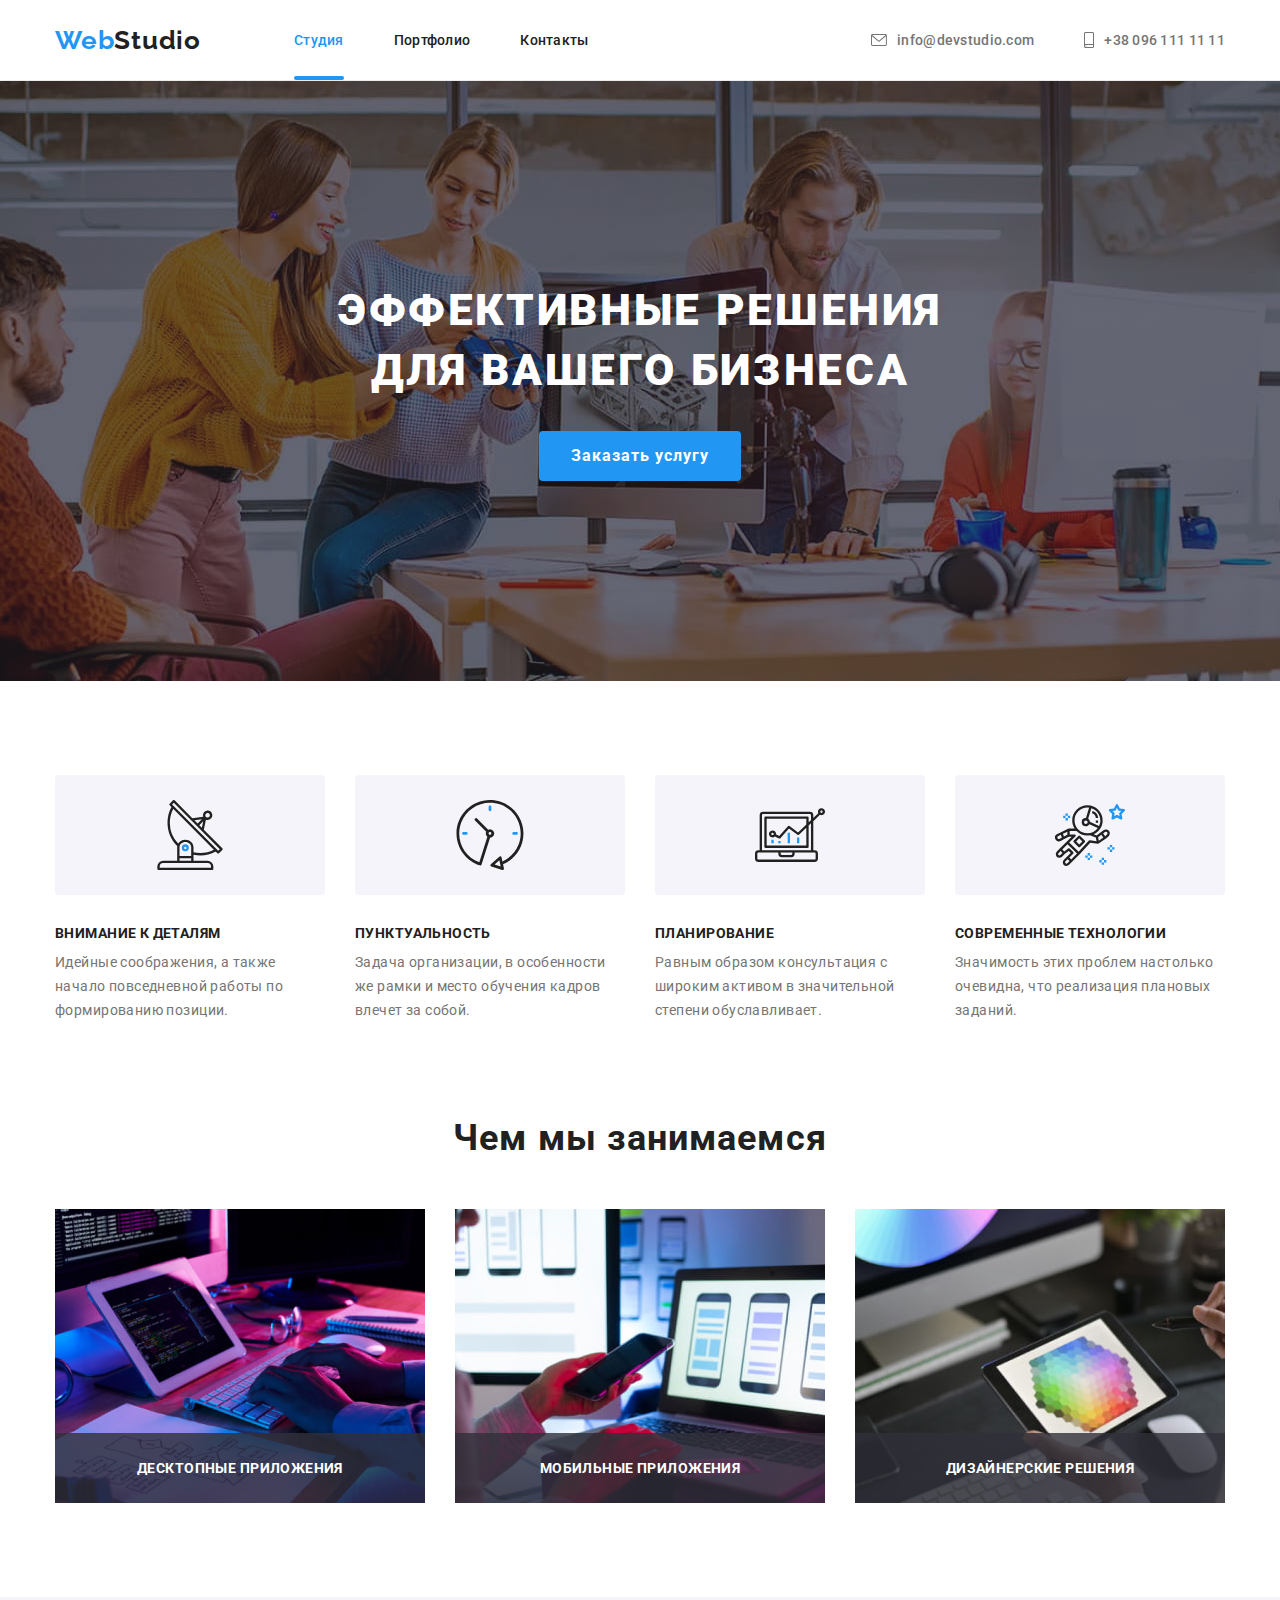
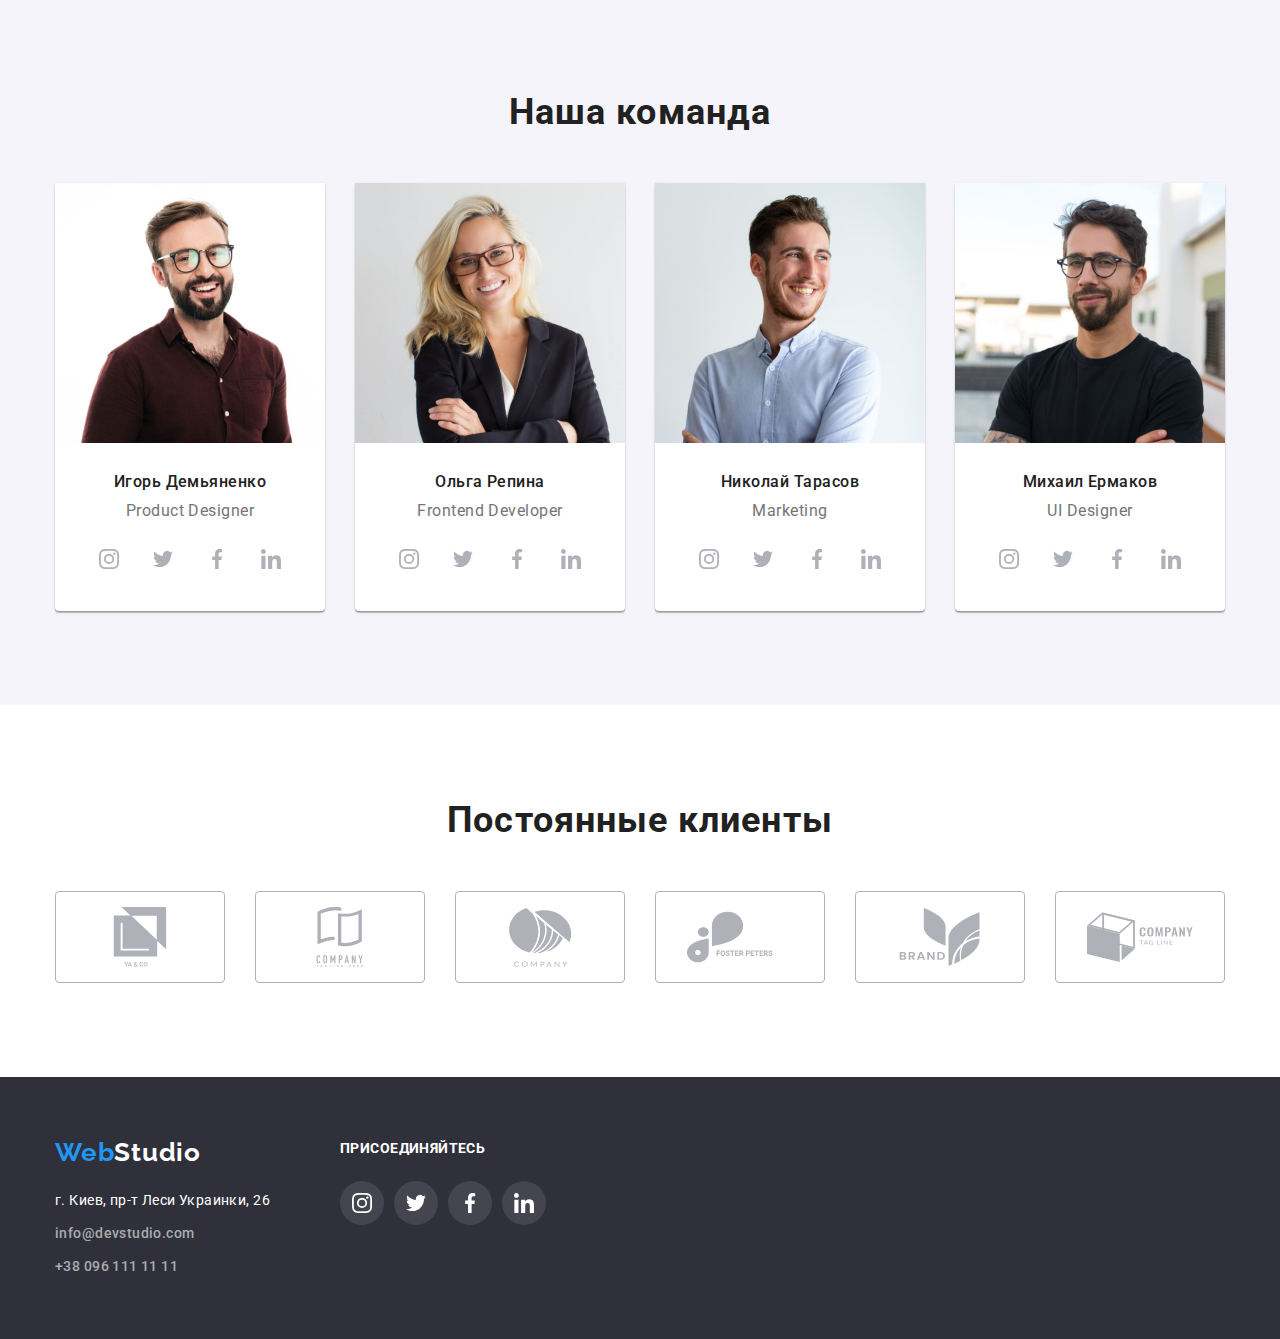
<file: index.html>
<!DOCTYPE html>
<html lang="ru">
  <head>
    <meta charset="UTF-8" />
    <meta http-equiv="X-UA-Compatible" content="IE=edge" />
    <meta name="viewport" content="width=device-width, initial-scale=1.0" />
    <title>Студия</title>
    <link rel="preconnect" href="https://fonts.gstatic.com" />
    <link
      href="https://fonts.googleapis.com/css2?family=Raleway:wght@700&family=Roboto:wght@400;500;700;900&display=swap"
      rel="stylesheet"
    />
    <link
      rel="stylesheet"
      href="https://cdnjs.cloudflare.com/ajax/libs/modern-normalize/1.0.0/modern-normalize.css"
    />
    <link rel="stylesheet" href="./css/styles.css" />
  </head>
  <body>
    <!--Шапка-->
    <header class="header">
      <div class="container header-block">
        <nav class="nav-block">
          <a href="./index.html" class="logo">
            <span class="logo-accent">Web</span>Studio</a
          >
          <ul class="site-nav list">
            <li class="item">
              <a href="./index.html" class="link current">Студия</a>
            </li>
            <li class="item">
              <a href="./portfolio.html" class="link">Портфолио</a>
            </li>
            <li class="item"><a href="#address" class="link">Контакты</a></li>
          </ul>
        </nav>

        <ul class="contact-nav list">
          <li class="item">
            <a href="mailto:info@devstudio.com" class="link">
              <svg class="contact-item" width="16" height="12">
                <use href="./images/sprite.svg#icon-mail"></use>
              </svg>
              info@devstudio.com
            </a>
          </li>
          <li class="item">
            <a href="tel:+380961111111" class="link">
              <svg class="contact-item" width="10" height="16">
                <use href="./images/sprite.svg#icon-smartphone"></use>
              </svg>
              +38 096 111 11 11
            </a>
          </li>
        </ul>
      </div>
    </header>
    <main>
      <!--Блок герой-->
      <section class="hero">
        <div class="container">
          <h1 class="hero-title">Эффективные решения для вашего бизнеса</h1>
          <button type="button" class="hero-button" data-modal-open>
            Заказать услугу
          </button>
        </div>
        <div class="backdrop is-hidden" data-modal>
          <div class="modal">
            <button
              type="button"
              class="modal-button"
              data-modal-close
            ></button>
          </div>
        </div>
      </section>
      <!--Особенности-->
      <section class="section">
        <div class="container">
          <h2 class="visually-hidden">Особенности</h2>
          <ul class="features list">
            <li class="item">
              <div class="features-item">
                <svg width="70" height="70">
                  <use href="./images/sprite.svg#icon-antenna"></use>
                </svg>
              </div>
              <h3 class="features-title">Внимание к деталям</h3>
              <p class="features-text">
                Идейные соображения, а также начало повседневной работы по
                формированию позиции.
              </p>
            </li>
            <li class="item">
              <div class="features-item">
                <svg width="70" height="70">
                  <use href="./images/sprite.svg#icon-clock"></use>
                </svg>
              </div>
              <h3 class="features-title">Пунктуальность</h3>
              <p class="features-text">
                Задача организации, в особенности же рамки и место обучения
                кадров влечет за собой.
              </p>
            </li>
            <li class="item">
              <div class="features-item">
                <svg width="70" height="70">
                  <use href="./images/sprite.svg#icon-diagram"></use>
                </svg>
              </div>
              <h3 class="features-title">Планирование</h3>
              <p class="features-text">
                Равным образом консультация с широким активом в значительной
                степени обуславливает.
              </p>
            </li>
            <li class="item">
              <div class="features-item">
                <svg width="70" height="70">
                  <use href="./images/sprite.svg#icon-astronaut"></use>
                </svg>
              </div>
              <h3 class="features-title">Современные технологии</h3>
              <p class="features-text">
                Значимость этих проблем настолько очевидна, что реализация
                плановых заданий.
              </p>
            </li>
          </ul>
        </div>
      </section>
      <!--Чем мы занимаемся-->
      <section class="section work">
        <div class="container">
          <h2 class="section-title">Чем мы занимаемся</h2>
          <ul class="list foto-box">
            <li class="item">
              <img
                src="./images/box1.jpg"
                alt="програмист за офисным столом"
                width="370"
              />
              <div class="work-name">
                <p>Десктопные приложения</p>
              </div>
            </li>
            <li class="item">
              <img
                src="./images/box2.jpg"
                alt="создание интерфейса для мобильного устройства"
                width="370"
              />
              <div class="work-name">
                <p>Мобильные приложения</p>
              </div>
            </li>
            <li class="item">
              <img
                src="./images/box3.jpg"
                alt="выбор цвета художником вебдизайнером на графическом планшете"
                width="370"
              />
              <div class="work-name">
                <p>Дизайнерские решения</p>
              </div>
            </li>
          </ul>
        </div>
      </section>
      <!--Команда-->
      <section class="section team">
        <div class="container">
          <h2 class="section-title">Наша команда</h2>
          <ul class="list team-box">
            <li class="item">
              <img
                class="img"
                src="./images/fotoigor.jpg"
                alt="Фото Игоря Демьяненко"
                width="270"
              />
              <div class="name-wrapper">
                <h3 class="name">Игорь Демьяненко</h3>
                <p class="profession">Product Designer</p>
                <ul class="list socnetwork">
                  <li>
                    <a href="" aria-label="Instagram">
                      <svg width="20" height="20">
                        <use href="./images/sprite.svg#icon-instagram"></use>
                      </svg>
                    </a>
                  </li>
                  <li>
                    <a href="" aria-label="Twitter">
                      <svg width="20" height="20">
                        <use href="./images/sprite.svg#icon-twitter"></use>
                      </svg>
                    </a>
                  </li>
                  <li>
                    <a href="" aria-label="Facebook">
                      <svg width="20" height="20">
                        <use href="./images/sprite.svg#icon-facebook"></use>
                      </svg>
                    </a>
                  </li>
                  <li>
                    <a href="" aria-label="LinkedIn">
                      <svg width="20" height="20">
                        <use href="./images/sprite.svg#icon-linkedin"></use>
                      </svg>
                    </a>
                  </li>
                </ul>
              </div>
            </li>
            <li class="item">
              <img
                class="img"
                src="./images/fotoolga.jpg"
                alt="Фото Ольга Репина"
                width="270"
              />
              <div class="name-wrapper">
                <h3 class="name">Ольга Репина</h3>
                <p class="profession">Frontend Developer</p>
                <ul class="list socnetwork">
                  <li>
                    <a href="" aria-label="Instagram">
                      <svg width="20" height="20">
                        <use href="./images/sprite.svg#icon-instagram"></use>
                      </svg>
                    </a>
                  </li>
                  <li>
                    <a href="" aria-label="Twitter">
                      <svg width="20" height="20">
                        <use href="./images/sprite.svg#icon-twitter"></use>
                      </svg>
                    </a>
                  </li>
                  <li>
                    <a href="" aria-label="Facebook">
                      <svg width="20" height="20">
                        <use href="./images/sprite.svg#icon-facebook"></use>
                      </svg>
                    </a>
                  </li>
                  <li>
                    <a href="" aria-label="LinkedIn">
                      <svg width="20" height="20">
                        <use href="./images/sprite.svg#icon-linkedin"></use>
                      </svg>
                    </a>
                  </li>
                </ul>
              </div>
            </li>
            <li class="item">
              <img
                class="img"
                src="./images/fotonikolai.jpg"
                alt="Фото Николай Тарасов"
                width="270"
              />
              <div class="name-wrapper">
                <h3 class="name">Николай Тарасов</h3>
                <p class="profession">Marketing</p>
                <ul class="list socnetwork">
                  <li>
                    <a href="" aria-label="Instagram">
                      <svg width="20" height="20">
                        <use href="./images/sprite.svg#icon-instagram"></use>
                      </svg>
                    </a>
                  </li>
                  <li>
                    <a href="" aria-label="Twitter">
                      <svg width="20" height="20">
                        <use href="./images/sprite.svg#icon-twitter"></use>
                      </svg>
                    </a>
                  </li>
                  <li>
                    <a href="" aria-label="Facebook">
                      <svg width="20" height="20">
                        <use href="./images/sprite.svg#icon-facebook"></use>
                      </svg>
                    </a>
                  </li>
                  <li>
                    <a href="" aria-label="LinkedIn">
                      <svg width="20" height="20">
                        <use href="./images/sprite.svg#icon-linkedin"></use>
                      </svg>
                    </a>
                  </li>
                </ul>
              </div>
            </li>
            <li class="item">
              <img
                class="img"
                src="./images/fotomihael.jpg"
                alt="Фото Михаил Ермаков"
                width="270"
              />
              <div class="name-wrapper">
                <h3 class="name">Михаил Ермаков</h3>
                <p class="profession">UI Designer</p>
                <ul class="list socnetwork">
                  <li>
                    <a href="" aria-label="Instagram">
                      <svg width="20" height="20">
                        <use href="./images/sprite.svg#icon-instagram"></use>
                      </svg>
                    </a>
                  </li>
                  <li>
                    <a href="" aria-label="Twitter">
                      <svg width="20" height="20">
                        <use href="./images/sprite.svg#icon-twitter"></use>
                      </svg>
                    </a>
                  </li>
                  <li>
                    <a href="" aria-label="Facebook">
                      <svg width="20" height="20">
                        <use href="./images/sprite.svg#icon-facebook"></use>
                      </svg>
                    </a>
                  </li>
                  <li>
                    <a href="" aria-label="LinkedIn">
                      <svg width="20" height="20">
                        <use href="./images/sprite.svg#icon-linkedin"></use>
                      </svg>
                    </a>
                  </li>
                </ul>
              </div>
            </li>
          </ul>
        </div>
      </section>
      <!-- Клиенты -->
      <section class="section clients">
        <div class="container">
          <h2 class="section-title">Постоянные клиенты</h2>
          <ul class="list clients-box">
            <li class="item">
              <a href="" aria-label="YA & CO Link">
                <svg width="106" height="60">
                  <use href="./images/sprite.svg#icon-client-1"></use>
                </svg>
              </a>
            </li>
            <li class="item">
              <a href="" aria-label="Tagline here Link">
                <svg width="106" height="60">
                  <use href="./images/sprite.svg#icon-client-2"></use>
                </svg>
              </a>
            </li>
            <li class="item">
              <a href="" aria-label="Company Link">
                <svg width="106" height="60">
                  <use href="./images/sprite.svg#icon-client-3"></use>
                </svg>
              </a>
            </li>
            <li class="item">
              <a href="" aria-label="FOSTER PETERS Link">
                <svg width="106" height="60">
                  <use href="./images/sprite.svg#icon-client-4"></use>
                </svg>
              </a>
            </li>
            <li class="item">
              <a href="" aria-label="Brand Link">
                <svg width="106" height="60">
                  <use href="./images/sprite.svg#icon-client-5"></use>
                </svg>
              </a>
            </li>
            <li class="item">
              <a href="" aria-label="Tagline Link">
                <svg width="106" height="60">
                  <use href="./images/sprite.svg#icon-client-6"></use>
                </svg>
              </a>
            </li>
          </ul>
        </div>
      </section>
    </main>
    <!--Футер-->
    <footer id="address" class="footer">
      <div class="container">
        <div>
          <a href="./index.html" class="logo footer-logo"
            ><span class="logo-accent">Web</span>Studio</a
          >
          <address class="address">
            г. Киев, пр-т Леси Украинки, 26
            <ul class="footer-list list">
              <li class="item">
                <a href="mailto:info@devstudio.com" class="link">
                  info@devstudio.com
                </a>
              </li>
              <li class="item">
                <a href="tel:+380961111111" class="link">+38 096 111 11 11</a>
              </li>
            </ul>
          </address>
        </div>
        <div class="footer-network">
          <b class="footer-title">присоединяйтесь</b>
          <ul class="list">
            <li class="item">
              <a href="" aria-label="Instagram">
                <svg width="20" height="20">
                  <use href="./images/sprite.svg#icon-instagram"></use>
                </svg>
              </a>
            </li>
            <li class="item">
              <a href="" aria-label="Twitter">
                <svg width="20" height="20">
                  <use href="./images/sprite.svg#icon-twitter"></use>
                </svg>
              </a>
            </li>
            <li class="item">
              <a href="" aria-label="Facebook">
                <svg width="20" height="20">
                  <use href="./images/sprite.svg#icon-facebook"></use>
                </svg>
              </a>
            </li>
            <li class="item">
              <a href="" aria-label="LinkedIn">
                <svg width="20" height="20">
                  <use href="./images/sprite.svg#icon-linkedin"></use>
                </svg>
              </a>
            </li>
          </ul>
        </div>
      </div>
    </footer>
    <script src="./js/modal.js"></script>
  </body>
</html>
</file>
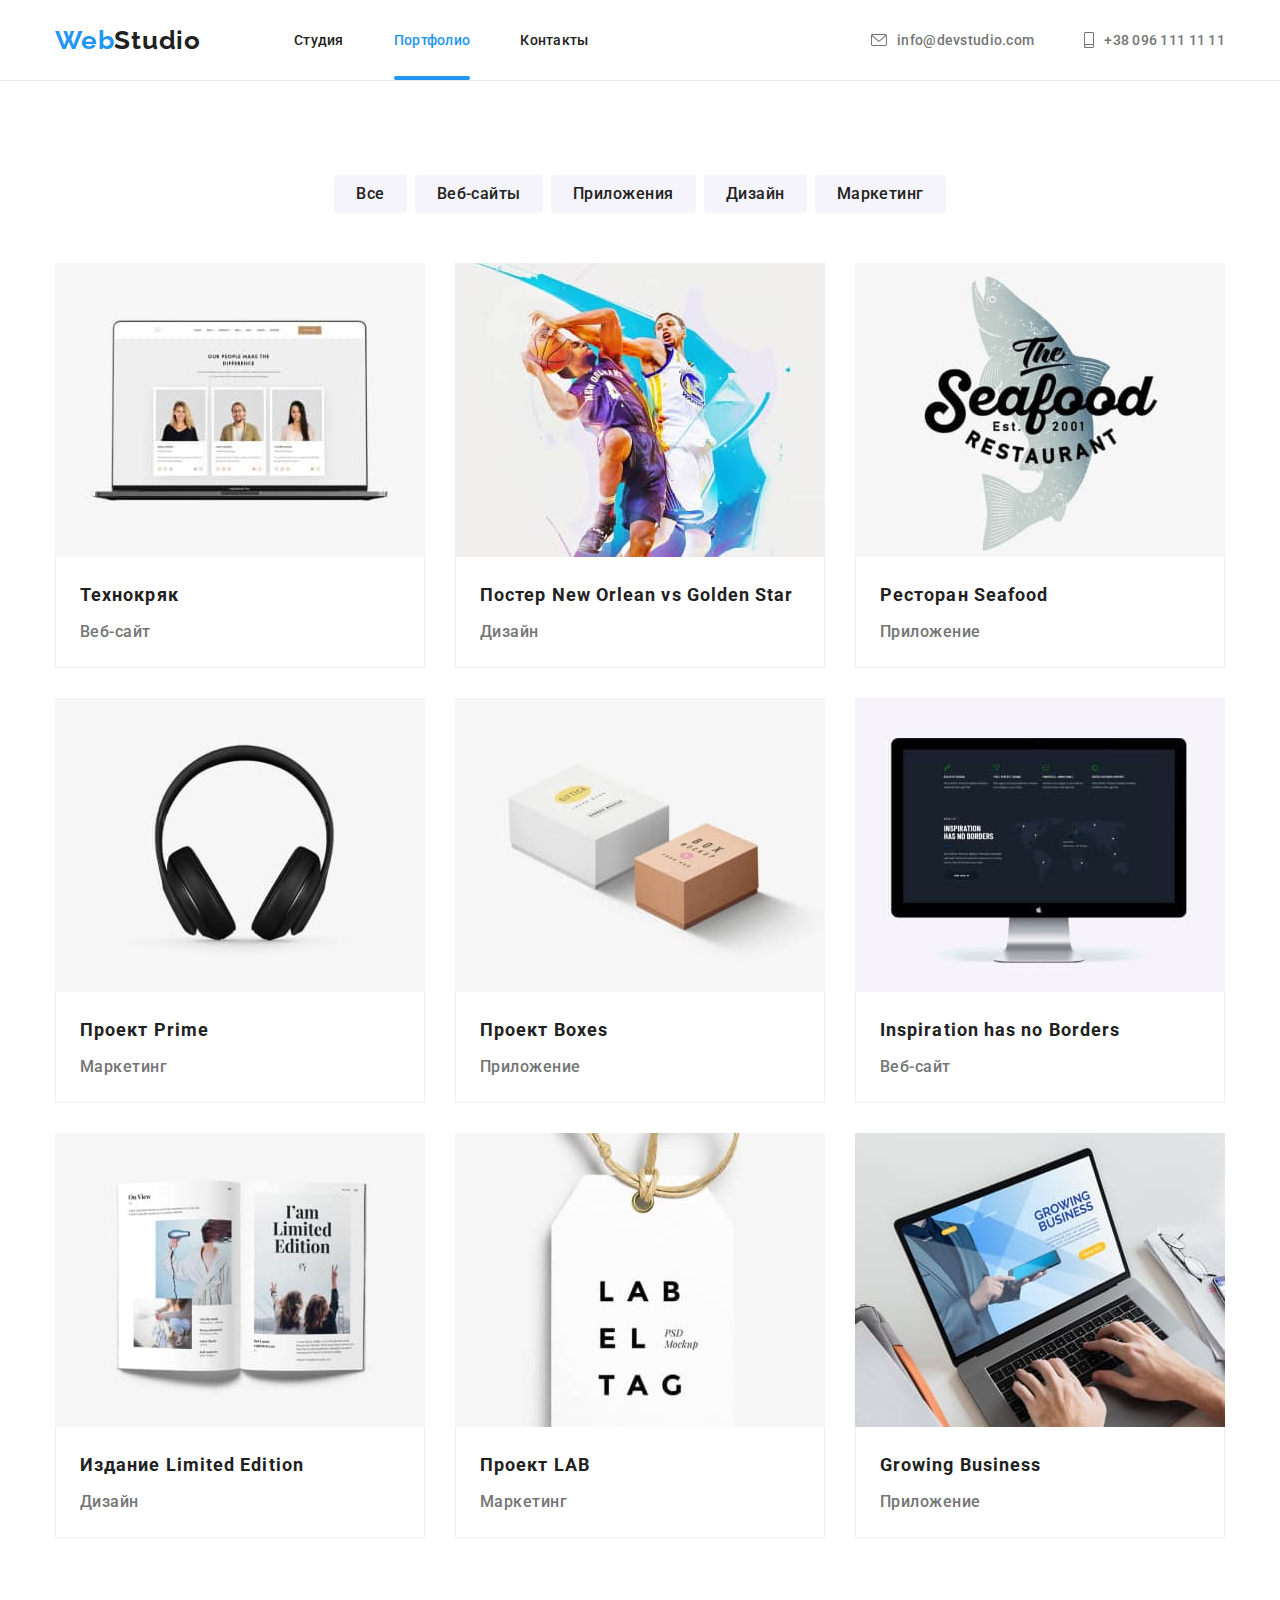
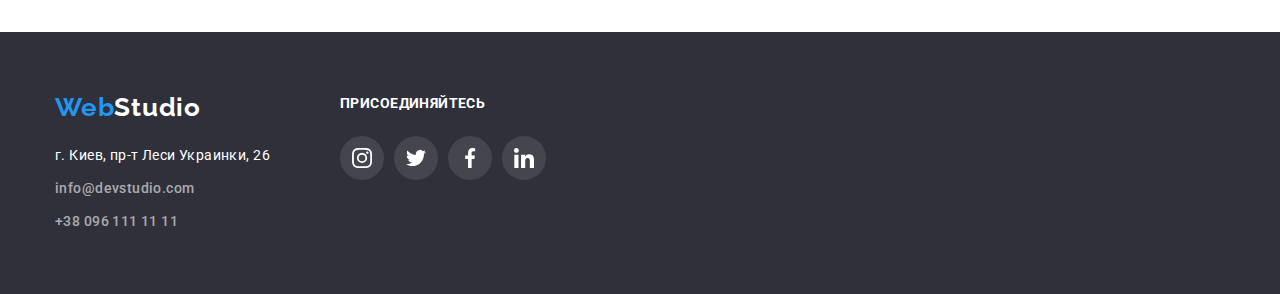
<file: portfolio.html>
<!DOCTYPE html>
<html lang="ru">
  <head>
    <meta charset="UTF-8" />
    <meta http-equiv="X-UA-Compatible" content="IE=edge" />
    <meta name="viewport" content="width=device-width, initial-scale=1.0" />
    <title>Портфолио</title>
    <link rel="preconnect" href="https://fonts.gstatic.com" />
    <link
      href="https://fonts.googleapis.com/css2?family=Raleway:wght@700&family=Roboto:wght@400;500;700;900&display=swap"
      rel="stylesheet"
    />
    <link
      rel="stylesheet"
      href="https://cdnjs.cloudflare.com/ajax/libs/modern-normalize/1.0.0/modern-normalize.css"
    />
    <link rel="stylesheet" href="./css/styles.css" />
  </head>
  <body>
    <header class="header">
      <div class="container header-block">
        <nav class="nav-block">
          <a href="./index.html" class="logo">
            <span class="logo-accent">Web</span>Studio</a
          >
          <ul class="site-nav list">
            <li class="item">
              <a href="./index.html" class="link">Студия</a>
            </li>
            <li class="item">
              <a href="./portfolio.html" class="link current">Портфолио</a>
            </li>
            <li class="item"><a href="#address" class="link">Контакты</a></li>
          </ul>
        </nav>

        <ul class="contact-nav list">
          <li class="item">
            <a href="mailto:info@devstudio.com" class="link">
              <svg class="contact-item" width="16" height="12">
                <use href="./images/sprite.svg#icon-mail"></use>
              </svg>
              info@devstudio.com
            </a>
          </li>
          <li class="item">
            <a href="tel:+380961111111" class="link">
              <svg class="contact-item" width="10" height="16">
                <use href="./images/sprite.svg#icon-smartphone"></use>
              </svg>
              +38 096 111 11 11
            </a>
          </li>
        </ul>
      </div>
    </header>
    <main>
      <section class="section">
        <div class="container">
          <ul class="list button-project">
            <li class="item">
              <button type="button" class="button">Все</button>
            </li>
            <li class="item">
              <button type="button" class="button">Веб-сайты</button>
            </li>
            <li class="item">
              <button type="button" class="button">Приложения</button>
            </li>
            <li class="item">
              <button type="button" class="button">Дизайн</button>
            </li>
            <li class="item">
              <button type="button" class="button">Маркетинг</button>
            </li>
          </ul>
          <h1 class="visually-hidden">Портфолио работ</h1>
          <div class="project">
            <ul class="list project-list">
              <li class="item">
                <a href="" class="project-link">
                  <div class="project-overlay">
                    <img
                      class="img"
                      src="./images/img1.jpg"
                      alt="Фото сайта Технокряк"
                      width="370"
                    />
                    <div class="overlay">
                      <p>
                        Технокряк это современная площадка распространения
                        коронавируса. Компании используют эту платформу для
                        цифрового шпионажа и атак на защищённые сервера
                        конкурентов.
                      </p>
                    </div>
                  </div>
                  <div class="project-box">
                    <h2 class="project-name">Технокряк</h2>
                    <p class="project-type">Веб-сайт</p>
                  </div>
                </a>
              </li>
              <li class="item">
                <a href="" class="project-link">
                  <div class="project-overlay">
                    <img
                      class="img"
                      src="./images/img2.jpg"
                      alt="Постер New Orlean vs Golden Star"
                      width="370"
                    />
                    <div class="overlay">
                      <p>
                        Технокряк это современная площадка распространения
                        коронавируса. Компании используют эту платформу для
                        цифрового шпионажа и атак на защищённые сервера
                        конкурентов.
                      </p>
                    </div>
                  </div>
                  <div class="project-box">
                    <h2 class="project-name">
                      Постер New Orlean vs Golden Star
                    </h2>
                    <p class="project-type">Дизайн</p>
                  </div>
                </a>
              </li>
              <li class="item">
                <a href="" class="project-link">
                  <div class="project-overlay">
                    <img
                      class="img"
                      src="./images/img3.jpg"
                      alt="Логотип ресторана Seafood"
                      width="370"
                    />
                    <div class="overlay">
                      <p>
                        Технокряк это современная площадка распространения
                        коронавируса. Компании используют эту платформу для
                        цифрового шпионажа и атак на защищённые сервера
                        конкурентов.
                      </p>
                    </div>
                  </div>
                  <div class="project-box">
                    <h2 class="project-name">Ресторан Seafood</h2>
                    <p class="project-type">Приложение</p>
                  </div>
                </a>
              </li>
              <li class="item">
                <a href="" class="project-link">
                  <div class="project-overlay">
                    <img
                      class="img"
                      src="./images/img4.jpg"
                      alt="Фото наушников"
                      width="370"
                    />
                    <div class="overlay">
                      <p>
                        Технокряк это современная площадка распространения
                        коронавируса. Компании используют эту платформу для
                        цифрового шпионажа и атак на защищённые сервера
                        конкурентов.
                      </p>
                    </div>
                  </div>
                  <div class="project-box">
                    <h2 class="project-name">Проект Prime</h2>
                    <p class="project-type">Маркетинг</p>
                  </div>
                </a>
              </li>
              <li class="item">
                <a href="" class="project-link">
                  <div class="project-overlay">
                    <img
                      class="img"
                      src="./images/img5.jpg"
                      alt="Фото двух коробок"
                      width="370"
                    />
                    <div class="overlay">
                      <p>
                        Технокряк это современная площадка распространения
                        коронавируса. Компании используют эту платформу для
                        цифрового шпионажа и атак на защищённые сервера
                        конкурентов.
                      </p>
                    </div>
                  </div>
                  <div class="project-box">
                    <h2 class="project-name">Проект Boxes</h2>
                    <p class="project-type">Приложение</p>
                  </div>
                </a>
              </li>
              <li class="item">
                <a href="" class="project-link">
                  <div class="project-overlay">
                    <img
                      class="img"
                      src="./images/img6.jpg"
                      alt="фото главной страницы сайта"
                      width="370"
                    />
                    <div class="overlay">
                      <p>
                        Технокряк это современная площадка распространения
                        коронавируса. Компании используют эту платформу для
                        цифрового шпионажа и атак на защищённые сервера
                        конкурентов.
                      </p>
                    </div>
                  </div>
                  <div class="project-box">
                    <h2 class="project-name">Inspiration has no Borders</h2>
                    <p class="project-type">Веб-сайт</p>
                  </div>
                </a>
              </li>
              <li class="item">
                <a href="" class="project-link">
                  <div class="project-overlay">
                    <img
                      class="img"
                      src="./images/img7.jpg"
                      alt="Рзвернутая книга Издание Limited Edition"
                      width="370"
                    />
                    <div class="overlay">
                      <p>
                        Технокряк это современная площадка распространения
                        коронавируса. Компании используют эту платформу для
                        цифрового шпионажа и атак на защищённые сервера
                        конкурентов.
                      </p>
                    </div>
                  </div>
                  <div class="project-box">
                    <h2 class="project-name">Издание Limited Edition</h2>
                    <p class="project-type">Дизайн</p>
                  </div>
                </a>
              </li>
              <li class="item">
                <a href="" class="project-link">
                  <div class="project-overlay">
                    <img
                      class="img"
                      src="./images/img8.jpg"
                      alt="Фото ярлыка этикетки"
                      width="370"
                    />
                    <div class="overlay">
                      <p>
                        Технокряк это современная площадка распространения
                        коронавируса. Компании используют эту платформу для
                        цифрового шпионажа и атак на защищённые сервера
                        конкурентов.
                      </p>
                    </div>
                  </div>
                  <div class="project-box">
                    <h2 class="project-name">Проект LAB</h2>
                    <p class="project-type">Маркетинг</p>
                  </div>
                </a>
              </li>
              <li class="item">
                <a href="" class="project-link">
                  <div class="project-overlay">
                    <img
                      class="img"
                      src="./images/img9.jpg"
                      alt="Фото страницы сайта на ноутбуке"
                      width="370"
                    />
                    <div class="overlay">
                      <p>
                        Технокряк это современная площадка распространения
                        коронавируса. Компании используют эту платформу для
                        цифрового шпионажа и атак на защищённые сервера
                        конкурентов.
                      </p>
                    </div>
                  </div>
                  <div class="project-box">
                    <h2 class="project-name">Growing Business</h2>
                    <p class="project-type">Приложение</p>
                  </div>
                </a>
              </li>
            </ul>
          </div>
        </div>
      </section>
    </main>
    <footer id="address" class="footer">
      <div class="container">
        <div>
          <a href="./index.html" class="logo footer-logo"
            ><span class="logo-accent">Web</span>Studio</a
          >
          <address class="address">
            г. Киев, пр-т Леси Украинки, 26
            <ul class="footer-list list">
              <li class="item">
                <a href="mailto:info@devstudio.com" class="link">
                  info@devstudio.com
                </a>
              </li>
              <li class="item">
                <a href="tel:+380961111111" class="link">+38 096 111 11 11</a>
              </li>
            </ul>
          </address>
        </div>
        <div class="footer-network">
          <b class="footer-title">присоединяйтесь</b>
          <ul class="list">
            <li class="item">
              <a href="" aria-label="Instagram">
                <svg width="20" height="20">
                  <use href="./images/sprite.svg#icon-instagram"></use>
                </svg>
              </a>
            </li>
            <li class="item">
              <a href="" aria-label="Twitter">
                <svg width="20" height="20">
                  <use href="./images/sprite.svg#icon-twitter"></use>
                </svg>
              </a>
            </li>
            <li class="item">
              <a href="" aria-label="Facebook">
                <svg width="20" height="20">
                  <use href="./images/sprite.svg#icon-facebook"></use>
                </svg>
              </a>
            </li>
            <li class="item">
              <a href="" aria-label="LinkedIn">
                <svg width="20" height="20">
                  <use href="./images/sprite.svg#icon-linkedin"></use>
                </svg>
              </a>
            </li>
          </ul>
        </div>
      </div>
    </footer>
  </body>
</html>
</file>
<file: css/styles.css>
:root {
  --text-color: #757575;
  --pretty-color: #212121;
  --accent-color: #2196f3;
  --primery-color: #ffffff;
  --accent-background: #f5f4fa;
  --icon-color: #afb1b8;
  --main-font: "Roboto", sans-serif;
  --accent-font: "Raleway", sans-serif;
}

body {
  font-family: var(--main-font);
  font-style: normal;
  font-size: 14px;
  background-color: var(--primery-color);
  color: var(--pretty-color);
}
.container {
  width: 1200px;
  padding-left: 15px;
  padding-right: 15px;
  margin: 0 auto;
}

h1,
h2,
h3,
h4,
h5,
h6,
p {
  padding: 0;
  margin: 0;
}
.visually-hidden {
  position: absolute;
  width: 1px;
  height: 1px;
  margin: -1px;
  border: 0;
  padding: 0;

  white-space: nowrap;
  clip-path: inset(100%);
  clip: rect(0 0 0 0);
  overflow: hidden;
}
.list {
  padding: 0;
  margin: 0;
  list-style: none;
}
/* Хедер */
.header {
  border-bottom: 1px solid #ececec;
}
.logo {
  font-family: Raleway;
  font-weight: bold;
  font-size: 26px;
  line-height: 1.192;
  letter-spacing: 0.03em;
  color: inherit;
  text-decoration: none;

  transition: color 250ms cubic-bezier(0.4, 0, 0.2, 1);
}
.logo-accent {
  color: var(--accent-color);
}
.logo:focus,
.logo:hover,
.link:hover,
.link:focus {
  color: var(--accent-color);
}
.link,
.project-link {
  font-weight: 500;
  font-family: inherit;
  line-height: 1.142;
  letter-spacing: 0.02em;
  color: inherit;
  text-decoration: none;

  transition: color 250ms cubic-bezier(0.4, 0, 0.2, 1);
}
.header-block {
  display: flex;
}
.nav-block {
  display: flex;
  align-items: center;
}
.site-nav {
  display: flex;
}
.site-nav .item + .item {
  margin-left: 50px;
}
.site-nav .item:first-child {
  margin-left: 93px;
}

.site-nav a {
  display: block;
  padding-top: 32px;
  padding-bottom: 32px;
}
.contact-nav {
  display: flex;
  margin-left: auto;
}
.contact-nav .item + .item {
  margin-left: 50px;
}
.contact-nav a {
  display: flex;
  align-items: center;
  padding-top: 32px;
  padding-bottom: 32px;

  color: var(--text-color);
}
.contact-item {
  fill: currentColor;
  margin-right: 10px;
}
.current {
  position: relative;
  color: var(--accent-color);
}
.current::after {
  position: absolute;
  bottom: 0;
  left: 0;
  content: "";
  display: inline-block;
  width: 100%;
  height: 4px;
  border-radius: 2px;
  background-color: var(--accent-color);
}

/* Хедер */

/* мейн */
.section {
  padding-top: 94px;
  padding-bottom: 94px;
}
.hero {
  background-color: #2f303a;
  background-image: linear-gradient(
      rgba(47, 48, 58, 0.4),
      rgba(47, 48, 58, 0.4)
    ),
    url(../images/fonhero.jpg);
  background-repeat: no-repeat;
  background-position: center;
  background-size: cover;
  max-width: 1600px;
  height: 600px;
  padding-top: 200px;
  padding-bottom: 200px;
  margin-left: auto;
  margin-right: auto;
}

.hero-title {
  margin: 0 auto;
  width: 696px;
  font-weight: 900;
  font-size: 44px;
  line-height: 1.363;
  text-align: center;
  letter-spacing: 0.06em;
  text-transform: uppercase;
  color: var(--primery-color);
}
.hero-button {
  margin-top: 30px;
  margin-left: auto;
  margin-right: auto;
  padding: 10px 32px;
  border-radius: 4px;
  border-style: none;
  display: block;

  font-weight: 700;
  font-family: inherit;
  font-size: 16px;
  line-height: 1.875;
  letter-spacing: 0.06em;
  background-color: var(--accent-color);
  color: var(--primery-color);

  cursor: pointer;

  transition: background-color 250ms cubic-bezier(0.4, 0, 0.2, 1);
}

.hero-button:hover,
.hero-button:focus {
  background-color: #188ce8;
}
.backdrop {
  position: fixed;
  top: 0;
  left: 0;
  width: 100%;
  height: 100%;
  background-color: rgba(0, 0, 0, 0.2);
  opacity: 1;
  visibility: visible;

  z-index: 3;

  transition: opacity 250ms cubic-bezier(0.4, 0, 0.2, 1),
    visibility 250ms cubic-bezier(0.4, 0, 0.2, 1);
}
.backdrop.is-hidden {
  visibility: hidden;
  opacity: 0;
  pointer-events: none;
}
.modal {
  position: absolute;
  top: 50%;
  left: 50%;
  min-width: 528px;
  min-height: 581px;
  padding: 15px;
  background-color: var(--primery-color);
  transform: translate(-50%, -50%) scale(1);

  transition: transform 250ms cubic-bezier(0.4, 0, 0.2, 1);
}
.backdrop.is-hidden .modal {
  transform: translate(-50%, -50%) scale(1.4);
}
.modal-button {
  position: absolute;
  top: 8px;
  right: 8px;
  width: 30px;
  height: 30px;
  border-radius: 50%;
  border: 1px solid rgba(0, 0, 0, 0.1);
  box-sizing: border-box;
  background-color: var(--primery-color);
  background-image: url(../images/close.svg);
  background-position: center;
  background-repeat: no-repeat;
}

.features {
  display: flex;
}
.features .item {
  width: 270px;
}
.features-item {
  display: flex;
  justify-content: center;
  align-items: center;

  height: 120px;
  margin-bottom: 30px;
  border-radius: 4px;

  background-color: var(--accent-background);
}
.features .item + .item {
  margin-left: 30px;
}
.features-title {
  font-weight: 700;
  font-size: 14px;
  line-height: 1.142;
  letter-spacing: 0.03em;
  text-transform: uppercase;
}
.features-text {
  margin-top: 10px;
  line-height: 1.714;
  letter-spacing: 0.03em;
  color: var(--text-color);
}
.section-title {
  margin-bottom: 50px;

  font-weight: 700;
  font-size: 36px;
  line-height: 1.17;
  text-align: center;
  letter-spacing: 0.03em;
}
.work {
  padding-top: 0;
}
.foto-box {
  display: flex;
}
.foto-box .item {
  position: relative;
}

.foto-box .item + .item {
  margin-left: 30px;
}
.foto-box img {
  display: block;
}

.work-name {
  position: absolute;
  left: 0;
  bottom: 0;
  padding-top: 27px;
  padding-bottom: 27px;
  width: 100%;
  height: 70px;
  background-color: rgba(47, 48, 58, 0.8);

  z-index: 2;
}
.work-name p {
  font-weight: 700;
  line-height: 1, 142;
  text-align: center;
  letter-spacing: 0.03em;
  text-transform: uppercase;

  color: var(--primery-color);
}
.team {
  background-color: var(--accent-background);
}
.team-box {
  display: flex;
}
.team-box .item + .item {
  margin-left: 30px;
}
.team-box .item {
  background: var(--primery-color);
  box-shadow: 0px 1px 3px rgba(0, 0, 0, 0.12), 0px 1px 1px rgba(0, 0, 0, 0.14),
    0px 2px 1px rgba(0, 0, 0, 0.2);
  border-radius: 0px 0px 4px 4px;
}
.name-wrapper {
  padding-top: 30px;
  padding-bottom: 30px;
}
.name {
  font-weight: 500;
  font-size: 16px;
  line-height: 1.18;
  letter-spacing: 0.03em;
  text-align: center;
}
.profession {
  margin-top: 10px;
  margin-bottom: 16px;
  font-weight: 400;
  font-size: 16px;
  line-height: 1.18;
  letter-spacing: 0.03em;
  color: var(--text-color);
  text-align: center;
}
.socnetwork {
  display: flex;
  justify-content: center;
  align-items: center;
}
.socnetwork > li:not(:last-child) {
  margin-right: 10px;
}

.socnetwork a:hover,
.socnetwork a:focus {
  fill: var(--primery-color);
  background-color: var(--accent-color);
}
.socnetwork a {
  display: flex;
  fill: var(--icon-color);
  justify-content: center;
  align-items: center;
  width: 44px;
  height: 44px;
  border-radius: 50%;

  transition: background-color 250ms cubic-bezier(0.4, 0, 0.2, 1),
    fill 250ms cubic-bezier(0.4, 0, 0.2, 1);
}
.clients-box {
  display: flex;
  justify-content: space-between;
}
.clients-box .item {
  width: 170px;
  height: 92px;
}

.clients-box a {
  display: flex;
  justify-content: center;
  align-items: center;
  border: 1px solid var(--icon-color);
  border-radius: 4px;
  width: 100%;
  height: 100%;
  fill: var(--icon-color);

  transition: border 250ms cubic-bezier(0.4, 0, 0.2, 1),
    fill 250ms cubic-bezier(0.4, 0, 0.2, 1);
}

.clients-box a:focus,
.clients-box a:hover {
  fill: var(--accent-color);
  border: 1px solid var(--accent-color);
}

/* Портфолио */
.button-project {
  display: flex;
  justify-content: center;
}
.button-project .item:not(:last-child) {
  margin-right: 8px;
}
.button {
  display: block;
  font-family: inherit;
  font-weight: 500;
  font-size: 16px;
  line-height: 1.625;
  text-align: center;
  letter-spacing: 0.03em;
  color: var(--pretty-color);
  padding: 6px 22px;
  background: var(--accent-background);
  border-radius: 4px;
  border-style: none;
  cursor: pointer;

  transition: box-shadow 250ms cubic-bezier(0.4, 0, 0.2, 1),
    color 250ms cubic-bezier(0.4, 0, 0.2, 1),
    background-color 250ms cubic-bezier(0.4, 0, 0.2, 1);
}

.button:hover,
.button:focus,
.button:active {
  background-color: var(--accent-color);
  color: var(--primery-color);
  box-shadow: 0px 3px 1px rgba(0, 0, 0, 0.1), 0px 1px 2px rgba(0, 0, 0, 0.08),
    0px 2px 2px rgba(0, 0, 0, 0.12);
}
.img {
  display: block;
}
.project {
  margin-top: 50px;
}
.project-list {
  display: flex;
  flex-wrap: wrap;
}
.project-list .item:not(:nth-child(3n)) {
  margin-right: 30px;
}
.project-list .item:not(:nth-last-child(-n + 3)) {
  margin-bottom: 30px;
}
.project-link {
  display: inline-block;

  transition: box-shadow 250ms cubic-bezier(0.4, 0, 0.2, 1);
}
.project-link:hover,
.project-link:focus {
  box-shadow: 0px 1px 1px rgba(0, 0, 0, 0.12), 0px 4px 4px rgba(0, 0, 0, 0.06),
    1px 4px 6px rgba(0, 0, 0, 0.16);
}
.project-name {
  font-weight: 700;
  font-size: 18px;
  line-height: 2;
  letter-spacing: 0.06em;
}
.project-type {
  margin-top: 4px;
  font-size: 16px;
  line-height: 1.87;
  letter-spacing: 0.03em;
  color: var(--text-color);
}
.project-box {
  padding-top: 20px;
  padding-left: 24px;
  padding-bottom: 20px;
  border-left: 1px solid #eeeeee;
  border-right: 1px solid #eeeeee;
  border-bottom: 1px solid #eeeeee;
  background: var(--primery-color);
}
.project-overlay {
  position: relative;
  overflow: hidden;
  width: 370px;
  height: 294px;
}
.overlay {
  position: absolute;
  left: 0;
  top: 0;
  padding: 63px 24px;
  width: 100%;
  height: 100%;
  background: rgba(33, 150, 243, 0.9);
  transform: translateY(100%);

  transition: transform 250ms cubic-bezier(0.4, 0, 0.2, 1);
}
.overlay p {
  font-family: Roboto;
  font-style: normal;
  font-weight: 400;
  font-size: 18px;
  line-height: 1.56;
  letter-spacing: 0.03em;
  color: var(--primery-color);
}
.project-link:hover .overlay,
.project-link:focus .overlay {
  transform: translateY(0);
}
/* Портфолио */
/* мейн */

/* футер */
.footer {
  padding-top: 60px;
  padding-bottom: 60px;

  background-color: #2f303a;
  color: var(--primery-color);
  line-height: 1.714;
  letter-spacing: 0.03em;
}
.footer .container {
  display: flex;
}
.footer-logo {
  color: var(--primery-color);
}
.address {
  margin-top: 20px;
  font-style: inherit;
  font-weight: 400;
  line-height: 1.71;
  letter-spacing: 0.03em;
}
.footer-list a {
  font-family: inherit;
  font-size: 14px;
  line-height: 1.71;
  letter-spacing: 0.03em;
  color: rgba(255, 255, 255, 0.6);
}
.footer-list .item {
  margin-top: 9px;
}
.footer-title {
  font-weight: 700;
  font-size: 14px;
  line-height: 1, 14;
  letter-spacing: 0.03em;
  text-transform: uppercase;
}
.footer-network {
  margin-left: 70px;
}

.footer-network .list {
  display: flex;
  width: 206px;
  justify-content: space-between;

  margin-top: 20px;
}
.footer-network .item {
  width: 44px;
  height: 44px;
}
.footer-network a {
  display: flex;
  width: 100%;
  height: 100%;
  justify-content: center;
  align-items: center;
  fill: var(--primery-color);
  background-color: rgba(255, 255, 255, 0.1);
  border-radius: 50%;

  transition: background-color 250ms cubic-bezier(0.4, 0, 0.2, 1);
}
.footer-network a:focus,
.footer-network a:hover {
  background-color: var(--accent-color);
}

/* футер */
</file>
